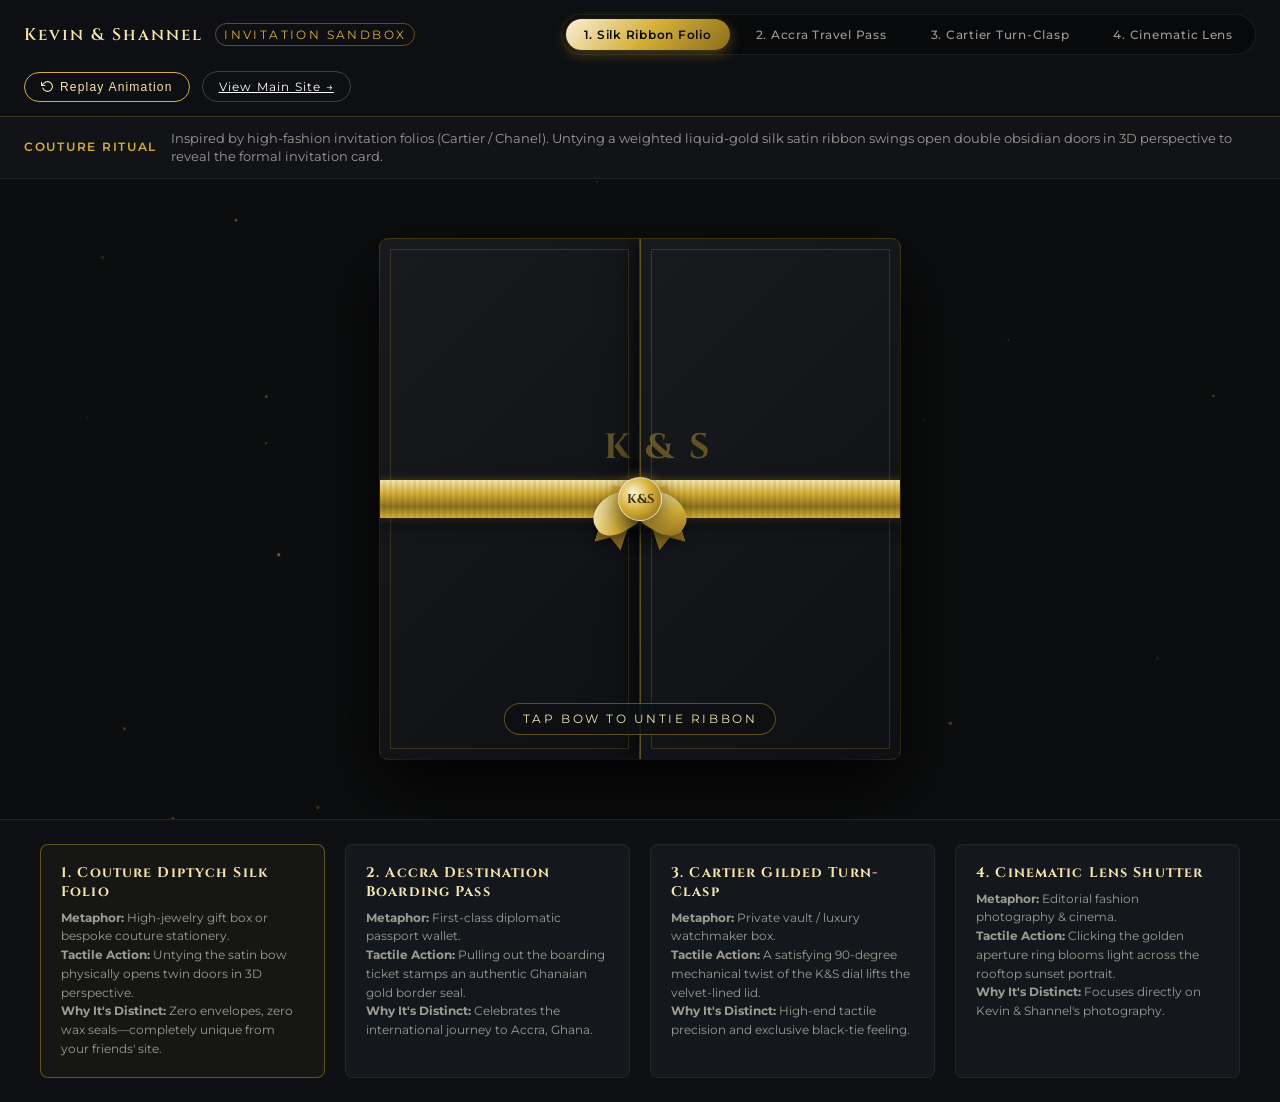
<file: sandbox-invitation.html>
<!DOCTYPE html>
<html lang="en">
<head>
  <meta charset="UTF-8" />
  <meta name="viewport" content="width=device-width, initial-scale=1.0" />
  <title>Invitation Experience Sandbox — Kevin & Shannel</title>
  <link rel="preconnect" href="https://fonts.googleapis.com" />
  <link rel="preconnect" href="https://fonts.gstatic.com" crossorigin />
  <link href="https://fonts.googleapis.com/css2?family=Cinzel:wght@400;600;700;800&family=Montserrat:wght@300;400;500;600;700&family=Playfair+Display:ital,wght@0,400;0,600;1,400&display=swap" rel="stylesheet" />
  
  <style>
    :root {
      --bg-noir: #0C0D0E;
      --bg-surface: #141619;
      --bg-card: #1A1D22;
      --gold-primary: #D4AF37;
      --gold-light: #F3E5AB;
      --gold-dark: #997B24;
      --gold-gradient: linear-gradient(135deg, #FBF0D9 0%, #D4AF37 50%, #8A6D1C 100%);
      --text-white: #FFFFFF;
      --text-muted: #9E9B95;
      --font-serif: 'Cinzel', serif;
      --font-sans: 'Montserrat', sans-serif;
      --font-editorial: 'Playfair Display', serif;
    }

    * {
      box-sizing: border-box;
      margin: 0;
      padding: 0;
      -webkit-tap-highlight-color: transparent;
    }

    body {
      background-color: var(--bg-noir);
      color: var(--text-white);
      font-family: var(--font-sans);
      min-height: 100vh;
      overflow-x: hidden;
      display: flex;
      flex-direction: column;
    }

    /* Top Control Bar */
    .sandbox-header {
      position: sticky;
      top: 0;
      z-index: 100;
      background: rgba(14, 16, 19, 0.95);
      backdrop-filter: blur(12px);
      -webkit-backdrop-filter: blur(12px);
      border-bottom: 1px solid rgba(212, 175, 55, 0.25);
      padding: 14px 24px;
      display: flex;
      flex-wrap: wrap;
      align-items: center;
      justify-content: space-between;
      gap: 16px;
    }

    .sandbox-brand {
      display: flex;
      align-items: center;
      gap: 12px;
    }

    .sandbox-brand h1 {
      font-family: var(--font-serif);
      font-size: 1.05rem;
      letter-spacing: 0.12em;
      color: var(--gold-light);
      font-weight: 600;
    }

    .sandbox-brand span {
      font-size: 0.75rem;
      text-transform: uppercase;
      letter-spacing: 0.2em;
      color: var(--gold-primary);
      border: 1px solid rgba(212, 175, 55, 0.4);
      padding: 3px 8px;
      border-radius: 20px;
    }

    /* Concept Selector Tabs */
    .concept-tabs {
      display: flex;
      gap: 8px;
      flex-wrap: wrap;
      background: rgba(0, 0, 0, 0.4);
      padding: 4px;
      border-radius: 30px;
      border: 1px solid rgba(255, 255, 255, 0.08);
    }

    .concept-tab {
      background: transparent;
      border: none;
      color: var(--text-muted);
      padding: 8px 18px;
      border-radius: 24px;
      font-family: var(--font-sans);
      font-size: 0.78rem;
      font-weight: 500;
      letter-spacing: 0.06em;
      cursor: pointer;
      transition: all 0.3s cubic-bezier(0.16, 1, 0.3, 1);
      display: flex;
      align-items: center;
      gap: 8px;
    }

    .concept-tab:hover {
      color: #FFF;
      background: rgba(255, 255, 255, 0.06);
    }

    .concept-tab.active {
      background: var(--gold-gradient);
      color: #0A0A0A;
      font-weight: 600;
      box-shadow: 0 4px 14px rgba(212, 175, 55, 0.35);
    }

    .sandbox-actions {
      display: flex;
      align-items: center;
      gap: 12px;
    }

    .btn-replay {
      background: transparent;
      border: 1px solid var(--gold-primary);
      color: var(--gold-light);
      padding: 7px 16px;
      border-radius: 20px;
      font-size: 0.75rem;
      letter-spacing: 0.1em;
      cursor: pointer;
      transition: all 0.25s ease;
      display: flex;
      align-items: center;
      gap: 6px;
    }

    .btn-replay:hover {
      background: var(--gold-primary);
      color: #000;
    }

    /* Concept Info Bar */
    .concept-info {
      background: #111317;
      border-bottom: 1px solid rgba(255, 255, 255, 0.06);
      padding: 12px 24px;
      display: flex;
      align-items: center;
      justify-content: space-between;
      gap: 20px;
      font-size: 0.82rem;
    }

    .concept-title-desc {
      display: flex;
      align-items: center;
      gap: 14px;
    }

    .concept-tag {
      color: var(--gold-primary);
      font-weight: 600;
      text-transform: uppercase;
      letter-spacing: 0.15em;
      font-size: 0.72rem;
      white-space: nowrap;
    }

    .concept-desc {
      color: var(--text-muted);
      line-height: 1.4;
    }

    /* Main Stage */
    .sandbox-stage {
      flex: 1;
      display: flex;
      align-items: center;
      justify-content: center;
      padding: 40px 20px;
      position: relative;
      overflow: hidden;
      min-height: 640px;
    }

    .stage-particle-canvas {
      position: absolute;
      inset: 0;
      pointer-events: none;
      z-index: 1;
    }

    /* Concept Container */
    .concept-view {
      display: none;
      position: relative;
      z-index: 2;
      width: 100%;
      max-width: 520px;
      animation: fadeIn 0.4s ease forwards;
    }

    .concept-view.active {
      display: block;
    }

    @keyframes fadeIn {
      from { opacity: 0; transform: scale(0.98); }
      to { opacity: 1; transform: scale(1); }
    }

    /* ==========================================================================
       CONCEPT 1: HAUTE COUTURE DIPTYCH FOLIO WITH SILK RIBBON BOW
       ========================================================================== */
    .folio-wrapper {
      position: relative;
      width: 100%;
      perspective: 1400px;
    }

    .folio-box {
      position: relative;
      width: 100%;
      min-height: 520px;
      border-radius: 8px;
      box-shadow: 0 30px 70px rgba(0, 0, 0, 0.85), 0 0 0 1px rgba(212, 175, 55, 0.3);
      overflow: hidden;
      background: #0B0D10;
    }

    /* Interior Invitation Card (Underneath doors) */
    .folio-card-interior {
      position: absolute;
      inset: 0;
      padding: 44px 32px;
      background: radial-gradient(circle at 50% 30%, #1D1E22 0%, #0E0F12 100%);
      display: flex;
      flex-direction: column;
      align-items: center;
      justify-content: space-between;
      text-align: center;
      border: 1px solid var(--gold-dark);
      z-index: 1;
    }

    .interior-border {
      position: absolute;
      inset: 12px;
      border: 1px solid rgba(212, 175, 55, 0.25);
      pointer-events: none;
    }

    .interior-corner {
      position: absolute;
      width: 16px;
      height: 16px;
      border: 2px solid var(--gold-primary);
    }
    .interior-corner.tl { top: 8px; left: 8px; border-right: none; border-bottom: none; }
    .interior-corner.tr { top: 8px; right: 8px; border-left: none; border-bottom: none; }
    .interior-corner.bl { bottom: 8px; left: 8px; border-right: none; border-top: none; }
    .interior-corner.br { bottom: 8px; right: 8px; border-left: none; border-top: none; }

    .interior-eyebrow {
      font-size: 0.7rem;
      text-transform: uppercase;
      letter-spacing: 0.35em;
      color: var(--gold-primary);
      margin-bottom: 8px;
    }

    .interior-names {
      font-family: var(--font-serif);
      font-size: 1.8rem;
      color: #FFF;
      letter-spacing: 0.08em;
      margin: 12px 0;
    }

    .interior-names span {
      font-family: var(--font-editorial);
      font-style: italic;
      color: var(--gold-light);
      margin: 0 6px;
    }

    .interior-quote {
      font-family: var(--font-editorial);
      font-style: italic;
      font-size: 0.95rem;
      color: #D6D2C4;
      line-height: 1.6;
      max-width: 380px;
      margin: 16px 0;
    }

    .interior-details {
      border-top: 1px solid rgba(212, 175, 55, 0.3);
      border-bottom: 1px solid rgba(212, 175, 55, 0.3);
      padding: 14px 0;
      width: 100%;
      margin: 16px 0;
    }

    .interior-date {
      font-family: var(--font-serif);
      font-size: 1.05rem;
      letter-spacing: 0.15em;
      color: var(--gold-light);
      margin-bottom: 4px;
    }

    .interior-venue {
      font-size: 0.78rem;
      letter-spacing: 0.2em;
      text-transform: uppercase;
      color: var(--text-muted);
    }

    .btn-enter-site {
      background: var(--gold-gradient);
      color: #0A0A0A;
      border: none;
      padding: 12px 28px;
      border-radius: 30px;
      font-family: var(--font-sans);
      font-size: 0.78rem;
      font-weight: 600;
      letter-spacing: 0.16em;
      text-transform: uppercase;
      cursor: pointer;
      box-shadow: 0 4px 20px rgba(212, 175, 55, 0.4);
      transition: transform 0.25s ease, box-shadow 0.25s ease;
    }

    .btn-enter-site:hover {
      transform: scale(1.04);
      box-shadow: 0 6px 26px rgba(212, 175, 55, 0.6);
    }

    /* Diptych Double Doors (Left & Right Leaves) */
    .folio-door {
      position: absolute;
      top: 0;
      bottom: 0;
      width: 50%;
      background: linear-gradient(135deg, #181A1E 0%, #0E1013 100%);
      z-index: 10;
      transition: transform 1.2s cubic-bezier(0.76, 0, 0.24, 1);
      box-shadow: 0 0 30px rgba(0, 0, 0, 0.9);
      overflow: hidden;
    }

    .folio-door::after {
      content: '';
      position: absolute;
      inset: 10px;
      border: 1px solid rgba(212, 175, 55, 0.2);
    }

    .folio-door.left {
      left: 0;
      transform-origin: left center;
      border-right: 1px solid rgba(212, 175, 55, 0.4);
    }

    .folio-door.right {
      right: 0;
      transform-origin: right center;
      border-left: 1px solid rgba(212, 175, 55, 0.4);
    }

    .folio-doors-opened .folio-door.left {
      transform: rotateY(-110deg);
    }

    .folio-doors-opened .folio-door.right {
      transform: rotateY(110deg);
    }

    /* Folio Cover Monogram across doors */
    .door-monogram-half {
      position: absolute;
      top: 40%;
      transform: translateY(-50%);
      font-family: var(--font-serif);
      font-size: 2.2rem;
      font-weight: 700;
      color: rgba(212, 175, 55, 0.4);
      letter-spacing: 0.1em;
    }

    .folio-door.left .door-monogram-half {
      right: 4px;
      text-align: right;
    }

    .folio-door.right .door-monogram-half {
      left: 4px;
      text-align: left;
    }

    /* Silk Ribbon & Bow Overlay */
    .folio-ribbon-system {
      position: absolute;
      inset: 0;
      z-index: 20;
      pointer-events: none;
      transition: opacity 0.8s ease, transform 0.8s ease;
    }

    .folio-ribbon-horiz {
      position: absolute;
      top: 50%;
      left: 0;
      right: 0;
      height: 38px;
      transform: translateY(-50%);
      background: linear-gradient(180deg, #F3E5AB 0%, #D4AF37 35%, #8F7220 70%, #D4AF37 100%);
      box-shadow: 0 4px 18px rgba(0, 0, 0, 0.6), 0 0 8px rgba(212, 175, 55, 0.4);
    }

    .folio-ribbon-horiz::before {
      content: '';
      position: absolute;
      inset: 0;
      background: repeating-linear-gradient(90deg, transparent, transparent 3px, rgba(0,0,0,0.06) 3px, rgba(0,0,0,0.06) 6px);
    }

    /* Bow Knot in the Center */
    .folio-bow-container {
      position: absolute;
      top: 50%;
      left: 50%;
      transform: translate(-50%, -50%);
      width: 140px;
      height: 140px;
      pointer-events: auto;
      cursor: pointer;
      display: flex;
      align-items: center;
      justify-content: center;
    }

    .bow-knot {
      width: 44px;
      height: 44px;
      border-radius: 50%;
      background: radial-gradient(circle at 35% 35%, #FFF6D6 0%, #D4AF37 45%, #7C5E16 100%);
      box-shadow: 0 8px 24px rgba(0, 0, 0, 0.6), 0 0 12px rgba(212, 175, 55, 0.5);
      border: 1px solid rgba(255, 255, 255, 0.6);
      position: relative;
      z-index: 5;
      display: flex;
      align-items: center;
      justify-content: center;
      font-family: var(--font-serif);
      font-size: 0.8rem;
      font-weight: 700;
      color: #3F3006;
      transition: transform 0.3s cubic-bezier(0.16, 1, 0.3, 1), box-shadow 0.3s ease;
    }

    .folio-bow-container:hover .bow-knot {
      transform: scale(1.1);
      box-shadow: 0 0 25px rgba(212, 175, 55, 0.8);
    }

    /* Bow Loops */
    .bow-loop {
      position: absolute;
      width: 54px;
      height: 38px;
      border-radius: 50% 50% 40% 40%;
      background: linear-gradient(135deg, #F9F1D8 0%, #D4AF37 55%, #85691C 100%);
      box-shadow: 0 6px 16px rgba(0, 0, 0, 0.5);
      z-index: 3;
      transition: transform 0.6s cubic-bezier(0.16, 1, 0.3, 1), opacity 0.6s ease;
    }

    .bow-loop.left {
      left: 18px;
      transform: rotate(-30deg);
      transform-origin: right center;
    }

    .bow-loop.right {
      right: 18px;
      transform: rotate(30deg);
      transform-origin: left center;
    }

    /* Bow Tails */
    .bow-tail {
      position: absolute;
      top: 60px;
      width: 28px;
      height: 60px;
      background: linear-gradient(180deg, #D4AF37 0%, #85691C 100%);
      box-shadow: 0 6px 14px rgba(0, 0, 0, 0.4);
      z-index: 2;
      clip-path: polygon(0 0, 100% 0, 100% 100%, 50% 85%, 0 100%);
      transition: transform 0.6s ease, opacity 0.6s ease;
    }

    .bow-tail.left {
      left: 42px;
      transform: rotate(18deg);
      transform-origin: top center;
    }

    .bow-tail.right {
      right: 42px;
      transform: rotate(-18deg);
      transform-origin: top center;
    }

    /* Untying animation state */
    .ribbon-untying .bow-loop.left {
      transform: translateX(-60px) rotate(-90deg) scale(0.4);
      opacity: 0;
    }

    .ribbon-untying .bow-loop.right {
      transform: translateX(60px) rotate(90deg) scale(0.4);
      opacity: 0;
    }

    .ribbon-untying .bow-tail.left {
      transform: translateY(60px) rotate(45deg) scale(0.4);
      opacity: 0;
    }

    .ribbon-untying .bow-tail.right {
      transform: translateY(60px) rotate(-45deg) scale(0.4);
      opacity: 0;
    }

    .ribbon-untying .bow-knot {
      transform: scale(0);
      opacity: 0;
    }

    .ribbon-untying .folio-ribbon-horiz {
      opacity: 0;
      transform: translateY(-50%) scaleX(0.2);
      transition: all 0.7s cubic-bezier(0.76, 0, 0.24, 1) 0.3s;
    }

    .bow-hint-prompt {
      position: absolute;
      bottom: 24px;
      left: 50%;
      transform: translateX(-50%);
      font-size: 0.72rem;
      letter-spacing: 0.22em;
      text-transform: uppercase;
      color: var(--gold-light);
      background: rgba(14, 16, 19, 0.85);
      border: 1px solid rgba(212, 175, 55, 0.4);
      padding: 8px 18px;
      border-radius: 20px;
      pointer-events: none;
      z-index: 25;
      animation: pulseHint 2s infinite alternate ease-in-out;
      white-space: nowrap;
    }

    @keyframes pulseHint {
      0% { opacity: 0.7; transform: translateX(-50%) translateY(0); }
      100% { opacity: 1; transform: translateX(-50%) translateY(-4px); }
    }

    /* ==========================================================================
       CONCEPT 2: ACCRA DESTINATION BOARDING FOLIO & GOLD EMBOSSED STAMP
       ========================================================================== */
    .passport-wallet {
      position: relative;
      width: 100%;
      max-width: 480px;
      margin: 0 auto;
      perspective: 1200px;
    }

    .wallet-cover {
      background: #101215;
      border-radius: 12px;
      padding: 30px 24px 34px;
      border: 1px solid rgba(212, 175, 55, 0.35);
      box-shadow: 0 25px 60px rgba(0, 0, 0, 0.9), inset 0 0 30px rgba(0, 0, 0, 0.6);
      position: relative;
      overflow: hidden;
    }

    .wallet-cover::before {
      content: '';
      position: absolute;
      inset: 0;
      background: radial-gradient(circle at 50% 20%, rgba(212, 175, 55, 0.08) 0%, transparent 70%);
      pointer-events: none;
    }

    .wallet-header {
      text-align: center;
      margin-bottom: 24px;
      position: relative;
    }

    .wallet-crest {
      width: 52px;
      height: 52px;
      margin: 0 auto 12px;
      display: flex;
      align-items: center;
      justify-content: center;
      border-radius: 50%;
      border: 1px solid var(--gold-primary);
      background: rgba(212, 175, 55, 0.1);
    }

    .wallet-header h3 {
      font-family: var(--font-serif);
      font-size: 0.95rem;
      letter-spacing: 0.22em;
      color: var(--gold-light);
      text-transform: uppercase;
      margin-bottom: 4px;
    }

    .wallet-header p {
      font-size: 0.68rem;
      letter-spacing: 0.18em;
      color: var(--text-muted);
      text-transform: uppercase;
    }

    /* Boarding Pass Ticket */
    .boarding-pass-card {
      background: #FFFFFF;
      color: #1A1A1A;
      border-radius: 10px;
      overflow: hidden;
      box-shadow: 0 16px 36px rgba(0, 0, 0, 0.5);
      position: relative;
      cursor: pointer;
      transition: transform 0.4s cubic-bezier(0.16, 1, 0.3, 1), box-shadow 0.4s ease;
    }

    .boarding-pass-card:hover {
      transform: translateY(-4px);
      box-shadow: 0 22px 48px rgba(0, 0, 0, 0.7);
    }

    .pass-header {
      background: #0E1013;
      color: #FFF;
      padding: 16px 20px;
      display: flex;
      justify-content: space-between;
      align-items: center;
      border-bottom: 2px solid var(--gold-primary);
    }

    .pass-airline {
      font-family: var(--font-serif);
      font-size: 0.85rem;
      letter-spacing: 0.15em;
      color: var(--gold-light);
    }

    .pass-class {
      font-size: 0.68rem;
      letter-spacing: 0.2em;
      text-transform: uppercase;
      background: rgba(212, 175, 55, 0.2);
      color: var(--gold-light);
      padding: 3px 10px;
      border-radius: 12px;
      border: 1px solid rgba(212, 175, 55, 0.4);
    }

    .pass-flight-path {
      display: flex;
      align-items: center;
      justify-content: space-between;
      padding: 24px 24px 16px;
    }

    .flight-node {
      text-align: left;
    }

    .flight-node.dest {
      text-align: right;
    }

    .flight-code {
      font-family: var(--font-serif);
      font-size: 2.2rem;
      font-weight: 700;
      color: #111;
      line-height: 1;
    }

    .flight-city {
      font-size: 0.72rem;
      text-transform: uppercase;
      letter-spacing: 0.15em;
      color: #666;
      margin-top: 4px;
    }

    .flight-plane-divider {
      display: flex;
      flex-direction: column;
      align-items: center;
      flex: 1;
      margin: 0 20px;
    }

    .plane-line {
      width: 100%;
      height: 2px;
      background: repeating-linear-gradient(90deg, #D4AF37, #D4AF37 6px, transparent 6px, transparent 12px);
      position: relative;
    }

    .flight-duration {
      font-size: 0.65rem;
      letter-spacing: 0.14em;
      text-transform: uppercase;
      color: var(--gold-dark);
      margin-top: 6px;
      font-weight: 600;
    }

    /* Pass Details Grid */
    .pass-grid {
      display: grid;
      grid-template-columns: repeat(3, 1fr);
      gap: 12px;
      padding: 12px 24px 20px;
      border-bottom: 2px dashed #E0DCCF;
      position: relative;
    }

    .pass-grid::before, .pass-grid::after {
      content: '';
      position: absolute;
      bottom: -11px;
      width: 22px;
      height: 22px;
      background: #101215;
      border-radius: 50%;
    }
    .pass-grid::before { left: -11px; }
    .pass-grid::after { right: -11px; }

    .pass-field-label {
      font-size: 0.62rem;
      text-transform: uppercase;
      letter-spacing: 0.12em;
      color: #888;
      margin-bottom: 2px;
    }

    .pass-field-val {
      font-size: 0.82rem;
      font-weight: 600;
      color: #111;
    }

    /* Pass Footer & Barcode */
    .pass-footer {
      padding: 18px 24px;
      display: flex;
      align-items: center;
      justify-content: space-between;
      background: #FAF8F5;
      position: relative;
    }

    .barcode-lines {
      height: 38px;
      width: 180px;
      background: repeating-linear-gradient(90deg, 
        #111, #111 2px, 
        transparent 2px, transparent 4px, 
        #111 4px, #111 7px,
        transparent 7px, transparent 9px,
        #111 9px, #111 10px,
        transparent 10px, transparent 13px,
        #111 13px, #111 16px
      );
    }

    /* Ghanaian Gold Arrival Stamp */
    .accra-arrival-stamp {
      position: absolute;
      right: 28px;
      top: 50%;
      transform: translateY(-50%) rotate(-12deg);
      width: 108px;
      height: 108px;
      border-radius: 50%;
      border: 3px double #C49226;
      display: flex;
      flex-direction: column;
      align-items: center;
      justify-content: center;
      text-align: center;
      color: #9E7416;
      padding: 6px;
      opacity: 0;
      pointer-events: none;
      transition: all 0.6s cubic-bezier(0.16, 1, 0.3, 1);
    }

    .accra-arrival-stamp.stamped {
      opacity: 0.95;
      transform: translateY(-50%) rotate(-12deg) scale(1);
    }

    .stamp-title {
      font-size: 0.52rem;
      font-weight: 700;
      letter-spacing: 0.16em;
      text-transform: uppercase;
    }

    .stamp-date {
      font-family: var(--font-serif);
      font-size: 0.78rem;
      font-weight: 700;
      color: #835E0F;
      margin: 2px 0;
    }

    .stamp-entry {
      font-size: 0.55rem;
      letter-spacing: 0.18em;
      text-transform: uppercase;
      font-weight: 600;
    }

    /* ==========================================================================
       CONCEPT 3: CARTIER-STYLE GILDED MONOGRAM TURN-CLASP JEWEL BOX
       ========================================================================== */
    .jewel-box-wrapper {
      position: relative;
      width: 100%;
      perspective: 1200px;
    }

    .jewel-box {
      width: 100%;
      min-height: 480px;
      border-radius: 12px;
      background: radial-gradient(circle at 50% 30%, #1A1C20 0%, #0D0E10 100%);
      border: 1px solid rgba(212, 175, 55, 0.35);
      box-shadow: 0 28px 70px rgba(0, 0, 0, 0.9), inset 0 0 20px rgba(0, 0, 0, 0.8);
      position: relative;
      overflow: hidden;
      display: flex;
      flex-direction: column;
      align-items: center;
      justify-content: center;
      padding: 40px 24px;
    }

    /* Velvet Cushion Invitation Surface */
    .jewel-interior {
      position: absolute;
      inset: 16px;
      border-radius: 8px;
      background: radial-gradient(circle at 50% 40%, #17181D 0%, #0B0C0E 100%);
      border: 1px solid rgba(212, 175, 55, 0.25);
      padding: 34px 28px;
      display: flex;
      flex-direction: column;
      align-items: center;
      justify-content: space-between;
      text-align: center;
      opacity: 0;
      transform: scale(0.92);
      transition: all 0.8s cubic-bezier(0.16, 1, 0.3, 1) 0.3s;
      z-index: 1;
    }

    .box-unlocked .jewel-interior {
      opacity: 1;
      transform: scale(1);
    }

    /* Outer Lid with Turn Clasp */
    .jewel-box-lid {
      position: absolute;
      inset: 0;
      background: linear-gradient(135deg, #1C1E23 0%, #0F1014 100%);
      z-index: 10;
      display: flex;
      flex-direction: column;
      align-items: center;
      justify-content: center;
      border-radius: 12px;
      transition: transform 1.2s cubic-bezier(0.76, 0, 0.24, 1), opacity 0.8s ease;
      transform-origin: top center;
      box-shadow: 0 10px 40px rgba(0, 0, 0, 0.8);
    }

    .jewel-box-lid::before {
      content: '';
      position: absolute;
      inset: 14px;
      border: 1px solid rgba(212, 175, 55, 0.25);
      border-radius: 6px;
    }

    .box-unlocked .jewel-box-lid {
      transform: rotateX(-100deg);
      opacity: 0;
      pointer-events: none;
    }

    .lid-header {
      font-family: var(--font-serif);
      font-size: 1.1rem;
      letter-spacing: 0.18em;
      color: var(--gold-light);
      margin-bottom: 28px;
      text-align: center;
    }

    /* Turn Clasp Mechanism */
    .turn-clasp-mechanism {
      width: 120px;
      height: 120px;
      position: relative;
      display: flex;
      align-items: center;
      justify-content: center;
      cursor: pointer;
    }

    .clasp-base-plate {
      position: absolute;
      inset: 0;
      border-radius: 50%;
      background: radial-gradient(circle at 35% 35%, #252830 0%, #121316 100%);
      border: 2px solid var(--gold-primary);
      box-shadow: 0 10px 30px rgba(0, 0, 0, 0.7), inset 0 2px 6px rgba(255, 255, 255, 0.2);
    }

    .clasp-rotating-dial {
      position: relative;
      width: 82px;
      height: 82px;
      border-radius: 50%;
      background: radial-gradient(circle at 35% 35%, #FDF3DB 0%, #D4AF37 50%, #785A14 100%);
      box-shadow: 0 6px 18px rgba(0, 0, 0, 0.6), inset 0 0 10px rgba(255, 255, 255, 0.4);
      display: flex;
      align-items: center;
      justify-content: center;
      border: 2px solid #5A430B;
      transition: transform 0.8s cubic-bezier(0.34, 1.56, 0.64, 1);
      z-index: 2;
    }

    .clasp-rotating-dial.unlocked {
      transform: rotate(90deg);
      box-shadow: 0 0 35px rgba(212, 175, 55, 0.9);
    }

    .clasp-dial-monogram {
      font-family: var(--font-serif);
      font-size: 1.15rem;
      font-weight: 700;
      color: #382B08;
      letter-spacing: 0.06em;
      text-shadow: 0 1px 1px rgba(255, 255, 255, 0.5);
    }

    .clasp-bars {
      position: absolute;
      top: 50%;
      left: -16px;
      right: -16px;
      height: 12px;
      transform: translateY(-50%);
      background: var(--gold-gradient);
      border-radius: 6px;
      border: 1px solid rgba(0, 0, 0, 0.4);
      z-index: 1;
      transition: width 0.4s ease, opacity 0.4s ease;
    }

    .clasp-hint {
      margin-top: 32px;
      font-size: 0.72rem;
      letter-spacing: 0.2em;
      text-transform: uppercase;
      color: var(--gold-light);
      border: 1px solid rgba(212, 175, 55, 0.35);
      padding: 6px 16px;
      border-radius: 20px;
    }

    /* ==========================================================================
       CONCEPT 4: THE CINEMATIC APERTURE / LENS BLOOM REVEAL
       ========================================================================== */
    .lens-wrapper {
      position: relative;
      width: 100%;
      min-height: 520px;
      border-radius: 12px;
      background: #000;
      border: 1px solid rgba(212, 175, 55, 0.3);
      box-shadow: 0 30px 80px rgba(0, 0, 0, 0.95);
      overflow: hidden;
      display: flex;
      flex-direction: column;
      align-items: center;
      justify-content: center;
    }

    /* Underneath Revealed Photo & Invitation */
    .lens-revealed-backdrop {
      position: absolute;
      inset: 0;
      background-image: linear-gradient(180deg, rgba(10, 10, 10, 0.3) 0%, rgba(10, 10, 10, 0.85) 100%), url('assets/images/IMG_0927.webp');
      background-size: cover;
      background-position: center 25%;
      z-index: 1;
      display: flex;
      flex-direction: column;
      align-items: center;
      justify-content: flex-end;
      padding: 40px 24px;
      text-align: center;
    }

    .lens-invite-overlay {
      background: rgba(14, 16, 20, 0.85);
      backdrop-filter: blur(10px);
      -webkit-backdrop-filter: blur(10px);
      border: 1px solid rgba(212, 175, 55, 0.4);
      padding: 24px 28px;
      border-radius: 10px;
      max-width: 420px;
      box-shadow: 0 20px 50px rgba(0, 0, 0, 0.8);
    }

    /* Shutter Aperture Iris Mechanism */
    .iris-cover {
      position: absolute;
      inset: 0;
      background: #08090A;
      z-index: 10;
      display: flex;
      flex-direction: column;
      align-items: center;
      justify-content: center;
      transition: opacity 1s ease, transform 1s cubic-bezier(0.76, 0, 0.24, 1);
    }

    .lens-opened .iris-cover {
      opacity: 0;
      pointer-events: none;
      transform: scale(1.15);
    }

    .iris-housing {
      width: 200px;
      height: 200px;
      border-radius: 50%;
      border: 3px solid var(--gold-primary);
      box-shadow: 0 0 50px rgba(212, 175, 55, 0.25), inset 0 0 40px rgba(0, 0, 0, 0.9);
      position: relative;
      display: flex;
      align-items: center;
      justify-content: center;
      cursor: pointer;
      margin-bottom: 24px;
      transition: transform 0.3s ease;
    }

    .iris-housing:hover {
      transform: scale(1.04);
      box-shadow: 0 0 60px rgba(212, 175, 55, 0.5);
    }

    .aperture-svg {
      width: 100%;
      height: 100%;
      transition: transform 0.8s cubic-bezier(0.76, 0, 0.24, 1);
    }

    .iris-housing:hover .aperture-svg {
      transform: rotate(25deg);
    }

    .lens-opened .aperture-svg {
      transform: rotate(90deg) scale(2);
      opacity: 0;
    }

    .iris-center-dot {
      position: absolute;
      width: 14px;
      height: 14px;
      border-radius: 50%;
      background: var(--gold-light);
      box-shadow: 0 0 16px var(--gold-primary);
      animation: pulseDot 1.5s infinite alternate ease-in-out;
    }

    @keyframes pulseDot {
      0% { transform: scale(0.8); opacity: 0.6; }
      100% { transform: scale(1.3); opacity: 1; }
    }

    .iris-prompt {
      font-size: 0.76rem;
      letter-spacing: 0.25em;
      text-transform: uppercase;
      color: var(--gold-light);
      margin-top: 8px;
    }

    .iris-subprompt {
      font-size: 0.68rem;
      letter-spacing: 0.15em;
      color: var(--text-muted);
      margin-top: 4px;
    }

    /* Comparison Notes Drawer */
    .sandbox-notes {
      background: #0E1013;
      border-top: 1px solid rgba(255, 255, 255, 0.08);
      padding: 24px;
    }

    .notes-grid {
      max-width: 1200px;
      margin: 0 auto;
      display: grid;
      grid-template-columns: repeat(auto-fit, minmax(260px, 1fr));
      gap: 20px;
    }

    .note-card {
      background: #14171C;
      border-radius: 8px;
      padding: 18px 20px;
      border: 1px solid rgba(255, 255, 255, 0.06);
    }

    .note-card.highlight {
      border-color: rgba(212, 175, 55, 0.4);
      background: rgba(212, 175, 55, 0.04);
    }

    .note-card h4 {
      font-family: var(--font-serif);
      font-size: 0.88rem;
      letter-spacing: 0.08em;
      color: var(--gold-light);
      margin-bottom: 8px;
      display: flex;
      align-items: center;
      gap: 8px;
    }

    .note-card p {
      font-size: 0.78rem;
      color: var(--text-muted);
      line-height: 1.5;
    }

    /* Responsive */
    @media (max-width: 768px) {
      .sandbox-header {
        padding: 12px 16px;
      }
      .concept-tabs {
        width: 100%;
        overflow-x: auto;
        justify-content: flex-start;
      }
      .concept-tab {
        font-size: 0.72rem;
        padding: 6px 12px;
        white-space: nowrap;
      }
      .concept-info {
        flex-direction: column;
        align-items: flex-start;
        padding: 12px 16px;
      }
      .sandbox-stage {
        padding: 24px 12px;
      }
      .flight-code {
        font-size: 1.7rem;
      }
    }
  </style>
</head>
<body>

  <!-- Top Sandbox Control Bar -->
  <header class="sandbox-header">
    <div class="sandbox-brand">
      <h1>Kevin & Shannel</h1>
      <span>Invitation Sandbox</span>
    </div>

    <!-- Switcher Tabs -->
    <nav class="concept-tabs" aria-label="Invitation Concepts">
      <button class="concept-tab active" data-concept="folio">
        <span>1. Silk Ribbon Folio</span>
      </button>
      <button class="concept-tab" data-concept="boarding">
        <span>2. Accra Travel Pass</span>
      </button>
      <button class="concept-tab" data-concept="jewel">
        <span>3. Cartier Turn-Clasp</span>
      </button>
      <button class="concept-tab" data-concept="lens">
        <span>4. Cinematic Lens</span>
      </button>
    </nav>

    <div class="sandbox-actions">
      <button class="btn-replay" id="replayBtn">
        <svg width="13" height="13" viewBox="0 0 24 24" fill="none" stroke="currentColor" stroke-width="2" stroke-linecap="round" stroke-linejoin="round">
          <polyline points="1 4 1 10 7 10"></polyline>
          <path d="M3.51 15a9 9 0 1 0 2.13-9.36L1 10"></path>
        </svg>
        Replay Animation
      </button>
      <a href="index.html" class="btn-replay" style="border-color: rgba(255,255,255,0.2); color: #FFF;">
        View Main Site &rarr;
      </a>
    </div>
  </header>

  <!-- Explanatory Info Strip -->
  <div class="concept-info">
    <div class="concept-title-desc">
      <span class="concept-tag" id="infoTag">Couture Ritual</span>
      <p class="concept-desc" id="infoDesc">
        Inspired by high-fashion invitation folios (Cartier / Chanel). Untying a weighted liquid-gold silk satin ribbon swings open double obsidian doors in 3D perspective to reveal the formal invitation card.
      </p>
    </div>
  </div>

  <!-- Interactive Stage -->
  <main class="sandbox-stage">
    <!-- Ambient Golden Stardust Canvas -->
    <canvas id="sandboxCanvas" class="stage-particle-canvas"></canvas>

    <!-- ====================================================================
         CONCEPT 1: HAUTE COUTURE DIPTYCH FOLIO (SILK RIBBON BOW)
         ==================================================================== -->
    <section class="concept-view active" id="view-folio">
      <div class="folio-wrapper">
        <div class="folio-box" id="folioBox">
          
          <!-- Interior Formal Invitation Card -->
          <div class="folio-card-interior">
            <div class="interior-border">
              <div class="interior-corner tl"></div>
              <div class="interior-corner tr"></div>
              <div class="interior-corner bl"></div>
              <div class="interior-corner br"></div>
            </div>

            <div>
              <div class="interior-eyebrow">The Holy Matrimony &amp; Celebration of</div>
              <h2 class="interior-names">Kevin <span>&amp;</span> Shannel</h2>
            </div>

            <p class="interior-quote">
              “I have found the one whom my soul loves. Hand in hand, grounded in faith, we step forward into our forever.”
            </p>

            <div class="interior-details">
              <div class="interior-date">Saturday, 9th January 2027</div>
              <div class="interior-venue">Labadi Beach Hotel • Accra, Ghana</div>
            </div>

            <button class="btn-enter-site" onclick="alert('In production, this smoothly scrolls into the live wedding site!')">
              Enter Celebration
            </button>
          </div>

          <!-- Diptych Left & Right Doors -->
          <div class="folio-door left">
            <div class="door-monogram-half">K</div>
          </div>
          <div class="folio-door right">
            <div class="door-monogram-half">&amp; S</div>
          </div>

          <!-- Silk Ribbon & Center Bow -->
          <div class="folio-ribbon-system" id="ribbonSystem">
            <div class="folio-ribbon-horiz"></div>

            <div class="folio-bow-container" id="bowContainer" title="Click to untie ribbon">
              <div class="bow-loop left"></div>
              <div class="bow-loop right"></div>
              <div class="bow-tail left"></div>
              <div class="bow-tail right"></div>
              <div class="bow-knot">K&amp;S</div>
            </div>

            <div class="bow-hint-prompt">Tap Bow to Untie Ribbon</div>
          </div>

        </div>
      </div>
    </section>

    <!-- ====================================================================
         CONCEPT 2: ACCRA DESTINATION FIRST-CLASS BOARDING FOLIO
         ==================================================================== -->
    <section class="concept-view" id="view-boarding">
      <div class="passport-wallet">
        <div class="wallet-cover">
          <div class="wallet-header">
            <div class="wallet-crest">
              <svg width="24" height="24" viewBox="0 0 24 24" fill="none" stroke="var(--gold-primary)" stroke-width="1.6">
                <polygon points="12 2 15.09 8.26 22 9.27 17 14.14 18.18 21.02 12 17.77 5.82 21.02 7 14.14 2 9.27 8.91 8.26 12 2"></polygon>
              </svg>
            </div>
            <h3>Republic of Ghana</h3>
            <p>Official Wedding Invitation Pass • 2027</p>
          </div>

          <!-- Interactive Boarding Pass Card -->
          <div class="boarding-pass-card" id="boardingPass" title="Click to stamp entry pass">
            <div class="pass-header">
              <span class="pass-airline">FOREVER AIRWAYS • KS 0901</span>
              <span class="pass-class">Black-Tie Class</span>
            </div>

            <div class="pass-flight-path">
              <div class="flight-node">
                <div class="flight-code">LHR</div>
                <div class="flight-city">London, UK</div>
              </div>

              <div class="flight-plane-divider">
                <div class="plane-line"></div>
                <span class="flight-duration">Destination Forever</span>
              </div>

              <div class="flight-node dest">
                <div class="flight-code">ACC</div>
                <div class="flight-city">Accra, Ghana</div>
              </div>
            </div>

            <div class="pass-grid">
              <div>
                <div class="pass-field-label">Passenger</div>
                <div class="pass-field-val">Honored Guest</div>
              </div>
              <div>
                <div class="pass-field-label">Date</div>
                <div class="pass-field-val">09 JAN 2027</div>
              </div>
              <div>
                <div class="pass-field-label">Seat</div>
                <div class="pass-field-val">01A &amp; 01B</div>
              </div>
              <div>
                <div class="pass-field-label">Venue</div>
                <div class="pass-field-val">Labadi Beach Hotel</div>
              </div>
              <div>
                <div class="pass-field-label">Time</div>
                <div class="pass-field-val">1:00 PM GMT</div>
              </div>
              <div>
                <div class="pass-field-label">Dress Code</div>
                <div class="pass-field-val">Black-Tie Formal</div>
              </div>
            </div>

            <div class="pass-footer">
              <div class="barcode-lines"></div>

              <!-- Animated Gold Arrival Stamp -->
              <div class="accra-arrival-stamp" id="accraStamp">
                <span class="stamp-title">Accra Border</span>
                <span class="stamp-date">09.01.2027</span>
                <span class="stamp-entry">Admitted</span>
              </div>
            </div>
          </div>

          <div style="text-align: center; margin-top: 16px;">
            <span style="font-size: 0.72rem; letter-spacing: 0.18em; text-transform: uppercase; color: var(--gold-light);">
              Tap Boarding Pass to Stamp &amp; Confirm
            </span>
          </div>
        </div>
      </div>
    </section>

    <!-- ====================================================================
         CONCEPT 3: CARTIER-STYLE GILDED MONOGRAM TURN-CLASP JEWEL BOX
         ==================================================================== -->
    <section class="concept-view" id="view-jewel">
      <div class="jewel-box-wrapper">
        <div class="jewel-box" id="jewelBox">
          
          <!-- Interior Velvet Cushion Content -->
          <div class="jewel-interior">
            <div style="width: 100%;">
              <div class="interior-eyebrow">A Formal Request for the Presence of</div>
              <h2 class="interior-names" style="font-size: 1.6rem; margin: 8px 0;">Kevin <span>&amp;</span> Shannel</h2>
              <div style="font-size: 0.74rem; letter-spacing: 0.25em; text-transform: uppercase; color: var(--gold-light);">
                In Celebration of Holy Matrimony
              </div>
            </div>

            <div style="width: 100%; border-top: 1px solid rgba(212, 175, 55, 0.3); border-bottom: 1px solid rgba(212, 175, 55, 0.3); padding: 14px 0; margin: 18px 0;">
              <p style="font-size: 1.1rem; font-family: var(--font-serif); color: #FFF; letter-spacing: 0.12em;">
                Saturday, 9th January 2027
              </p>
              <p style="font-size: 0.76rem; letter-spacing: 0.18em; text-transform: uppercase; color: var(--text-muted); margin-top: 4px;">
                Labadi Beach Hotel • Accra, Ghana
              </p>
            </div>

            <button class="btn-enter-site" onclick="alert('In production, this smoothly scrolls into the live wedding site!')">
              Enter The Celebration
            </button>
          </div>

          <!-- Exterior Lid with Turn Clasp -->
          <div class="jewel-box-lid" id="boxLid">
            <h3 class="lid-header">The White Wedding</h3>

            <!-- Mechanical Rotating Turn Clasp -->
            <div class="turn-clasp-mechanism" id="claspBtn" title="Click to rotate clasp and unlock">
              <div class="clasp-base-plate"></div>
              <div class="clasp-bars"></div>
              <div class="clasp-rotating-dial" id="claspDial">
                <span class="clasp-dial-monogram">K&amp;S</span>
              </div>
            </div>

            <div class="clasp-hint">Turn Monogram Clasp to Unlock</div>
          </div>

        </div>
      </div>
    </section>

    <!-- ====================================================================
         CONCEPT 4: THE CINEMATIC APERTURE / LENS BLOOM REVEAL
         ==================================================================== -->
    <section class="concept-view" id="view-lens">
      <div class="lens-wrapper" id="lensBox">
        
        <!-- Background Editorial Photo & Invitation Card -->
        <div class="lens-revealed-backdrop">
          <div class="lens-invite-overlay">
            <div class="interior-eyebrow">You are cordially invited to celebrate</div>
            <h2 class="interior-names" style="font-size: 1.6rem; margin: 6px 0;">Kevin <span>&amp;</span> Shannel</h2>
            <p style="font-size: 0.85rem; color: #E0DCDB; margin: 10px 0; line-height: 1.5;">
              Saturday, 9th January 2027 • Labadi Beach Hotel, Accra
            </p>
            <button class="btn-enter-site" style="margin-top: 8px;" onclick="alert('In production, this smoothly scrolls into the live wedding site!')">
              Explore Wedding Site
            </button>
          </div>
        </div>

        <!-- Shutter / Iris Camera Shutter Cover -->
        <div class="iris-cover" id="irisCover">
          <div class="iris-housing" id="irisBtn" title="Click to open camera lens">
            <svg class="aperture-svg" viewBox="0 0 100 100">
              <circle cx="50" cy="50" r="46" fill="none" stroke="rgba(212, 175, 55, 0.4)" stroke-width="1.5" />
              <!-- 8 Shutter Blades -->
              <path d="M 50 4 A 46 46 0 0 1 82 18 L 50 50 Z" fill="#14171B" stroke="#D4AF37" stroke-width="0.8" opacity="0.9" />
              <path d="M 82 18 A 46 46 0 0 1 96 50 L 50 50 Z" fill="#181B20" stroke="#D4AF37" stroke-width="0.8" opacity="0.9" />
              <path d="M 96 50 A 46 46 0 0 1 82 82 L 50 50 Z" fill="#121417" stroke="#D4AF37" stroke-width="0.8" opacity="0.9" />
              <path d="M 82 82 A 46 46 0 0 1 50 96 L 50 50 Z" fill="#16191E" stroke="#D4AF37" stroke-width="0.8" opacity="0.9" />
              <path d="M 50 96 A 46 46 0 0 1 18 82 L 50 50 Z" fill="#131518" stroke="#D4AF37" stroke-width="0.8" opacity="0.9" />
              <path d="M 18 82 A 46 46 0 0 1 4 50 L 50 50 Z" fill="#171A1F" stroke="#D4AF37" stroke-width="0.8" opacity="0.9" />
              <path d="M 4 50 A 46 46 0 0 1 18 18 L 50 50 Z" fill="#111316" stroke="#D4AF37" stroke-width="0.8" opacity="0.9" />
              <path d="M 18 18 A 46 46 0 0 1 50 4 L 50 50 Z" fill="#15181D" stroke="#D4AF37" stroke-width="0.8" opacity="0.9" />
            </svg>
            <div class="iris-center-dot"></div>
          </div>

          <div class="iris-prompt">Touch to Focus</div>
          <div class="iris-subprompt">Experience The Reveal</div>
        </div>

      </div>
    </section>
  </main>

  <!-- Comparison Guide for Couple -->
  <footer class="sandbox-notes">
    <div class="notes-grid">
      <div class="note-card highlight">
        <h4>1. Couture Diptych Silk Folio</h4>
        <p><strong>Metaphor:</strong> High-jewelry gift box or bespoke couture stationery.<br />
        <strong>Tactile Action:</strong> Untying the satin bow physically opens twin doors in 3D perspective.<br />
        <strong>Why It's Distinct:</strong> Zero envelopes, zero wax seals—completely unique from your friends' site.</p>
      </div>

      <div class="note-card">
        <h4>2. Accra Destination Boarding Pass</h4>
        <p><strong>Metaphor:</strong> First-class diplomatic passport wallet.<br />
        <strong>Tactile Action:</strong> Pulling out the boarding ticket stamps an authentic Ghanaian gold border seal.<br />
        <strong>Why It's Distinct:</strong> Celebrates the international journey to Accra, Ghana.</p>
      </div>

      <div class="note-card">
        <h4>3. Cartier Gilded Turn-Clasp</h4>
        <p><strong>Metaphor:</strong> Private vault / luxury watchmaker box.<br />
        <strong>Tactile Action:</strong> A satisfying 90-degree mechanical twist of the K&amp;S dial lifts the velvet-lined lid.<br />
        <strong>Why It's Distinct:</strong> High-end tactile precision and exclusive black-tie feeling.</p>
      </div>

      <div class="note-card">
        <h4>4. Cinematic Lens Shutter</h4>
        <p><strong>Metaphor:</strong> Editorial fashion photography &amp; cinema.<br />
        <strong>Tactile Action:</strong> Clicking the golden aperture ring blooms light across the rooftop sunset portrait.<br />
        <strong>Why It's Distinct:</strong> Focuses directly on Kevin &amp; Shannel's photography.</p>
      </div>
    </div>
  </footer>

  <script>
    document.addEventListener("DOMContentLoaded", () => {
      // Concept Switching
      const tabs = document.querySelectorAll(".concept-tab");
      const views = document.querySelectorAll(".concept-view");
      const infoTag = document.getElementById("infoTag");
      const infoDesc = document.getElementById("infoDesc");
      const replayBtn = document.getElementById("replayBtn");

      const infoData = {
        folio: {
          tag: "Couture Ritual",
          desc: "Inspired by high-fashion invitation folios (Cartier / Chanel). Untying a weighted liquid-gold silk satin ribbon swings open double obsidian doors in 3D perspective to reveal the formal invitation card."
        },
        boarding: {
          tag: "Destination Travel",
          desc: "A bespoke travel wallet tailored for an Accra destination wedding. Tapping the First-Class Boarding Pass stamps an authentic Ghanaian border control gold seal and confirms flight KS 0901 to Accra."
        },
        jewel: {
          tag: "Mechanical Luxury",
          desc: "Inspired by luxury jewel boxes (Cartier / Patek Philippe). Turning the 3D gilded monogram turn-clasp 90 degrees unlocks the box lid, smoothly revealing the ceremony details on a velvet cushion."
        },
        lens: {
          tag: "Editorial Cinema",
          desc: "Editorial camera aperture reveal. Clicking the golden shutter ring triggers a lens focus bloom, dissolving moody noir darkness into Kevin & Shannel's high-definition London rooftop portrait."
        }
      };

      let currentConcept = "folio";

      tabs.forEach((tab) => {
        tab.addEventListener("click", () => {
          tabs.forEach((t) => t.classList.remove("active"));
          tab.classList.add("active");

          currentConcept = tab.getAttribute("data-concept");
          views.forEach((view) => {
            view.classList.toggle("active", view.id === `view-${currentConcept}`);
          });

          if (infoData[currentConcept]) {
            infoTag.textContent = infoData[currentConcept].tag;
            infoDesc.textContent = infoData[currentConcept].desc;
          }
        });
      });

      // Concept 1: Ribbon Untying Logic
      const bowContainer = document.getElementById("bowContainer");
      const ribbonSystem = document.getElementById("ribbonSystem");
      const folioBox = document.getElementById("folioBox");

      function triggerFolioOpen() {
        ribbonSystem.classList.add("ribbon-untying");
        setTimeout(() => {
          folioBox.classList.add("folio-doors-opened");
        }, 500);
      }

      function resetFolio() {
        folioBox.classList.remove("folio-doors-opened");
        setTimeout(() => {
          ribbonSystem.classList.remove("ribbon-untying");
        }, 400);
      }

      if (bowContainer) {
        bowContainer.addEventListener("click", triggerFolioOpen);
      }

      // Concept 2: Boarding Pass Stamp Logic
      const boardingPass = document.getElementById("boardingPass");
      const accraStamp = document.getElementById("accraStamp");

      function triggerBoardingStamp() {
        accraStamp.classList.add("stamped");
      }

      function resetBoarding() {
        accraStamp.classList.remove("stamped");
      }

      if (boardingPass) {
        boardingPass.addEventListener("click", triggerBoardingStamp);
      }

      // Concept 3: Turn Clasp Logic
      const claspBtn = document.getElementById("claspBtn");
      const claspDial = document.getElementById("claspDial");
      const jewelBox = document.getElementById("jewelBox");

      function triggerClaspOpen() {
        claspDial.classList.add("unlocked");
        setTimeout(() => {
          jewelBox.classList.add("box-unlocked");
        }, 500);
      }

      function resetClasp() {
        jewelBox.classList.remove("box-unlocked");
        setTimeout(() => {
          claspDial.classList.remove("unlocked");
        }, 400);
      }

      if (claspBtn) {
        claspBtn.addEventListener("click", triggerClaspOpen);
      }

      // Concept 4: Lens Aperture Logic
      const irisBtn = document.getElementById("irisBtn");
      const lensBox = document.getElementById("lensBox");

      function triggerLensOpen() {
        lensBox.classList.add("lens-opened");
      }

      function resetLens() {
        lensBox.classList.remove("lens-opened");
      }

      if (irisBtn) {
        irisBtn.addEventListener("click", triggerLensOpen);
      }

      // Master Replay Button
      if (replayBtn) {
        replayBtn.addEventListener("click", () => {
          if (currentConcept === "folio") {
            resetFolio();
            setTimeout(triggerFolioOpen, 600);
          } else if (currentConcept === "boarding") {
            resetBoarding();
            setTimeout(triggerBoardingStamp, 500);
          } else if (currentConcept === "jewel") {
            resetClasp();
            setTimeout(triggerClaspOpen, 600);
          } else if (currentConcept === "lens") {
            resetLens();
            setTimeout(triggerLensOpen, 600);
          }
        });
      }

      // Ambient Background Particles
      const canvas = document.getElementById("sandboxCanvas");
      if (canvas) {
        const ctx = canvas.getContext("2d");
        let w = canvas.width = window.innerWidth;
        let h = canvas.height = window.innerHeight;

        window.addEventListener("resize", () => {
          w = canvas.width = window.innerWidth;
          h = canvas.height = window.innerHeight;
        });

        const pts = Array.from({ length: 24 }, () => ({
          x: Math.random() * w,
          y: Math.random() * h,
          r: 0.6 + Math.random() * 1.2,
          vy: 0.2 + Math.random() * 0.4,
          a: 0.1 + Math.random() * 0.4
        }));

        function loop() {
          ctx.clearRect(0, 0, w, h);
          for (let p of pts) {
            p.y -= p.vy;
            if (p.y < 0) p.y = h;
            ctx.beginPath();
            ctx.arc(p.x, p.y, p.r, 0, Math.PI * 2);
            ctx.fillStyle = `rgba(212, 175, 55, ${p.a})`;
            ctx.fill();
          }
          requestAnimationFrame(loop);
        }
        loop();
      }
    });
  </script>
</body>
</html>
</file>
